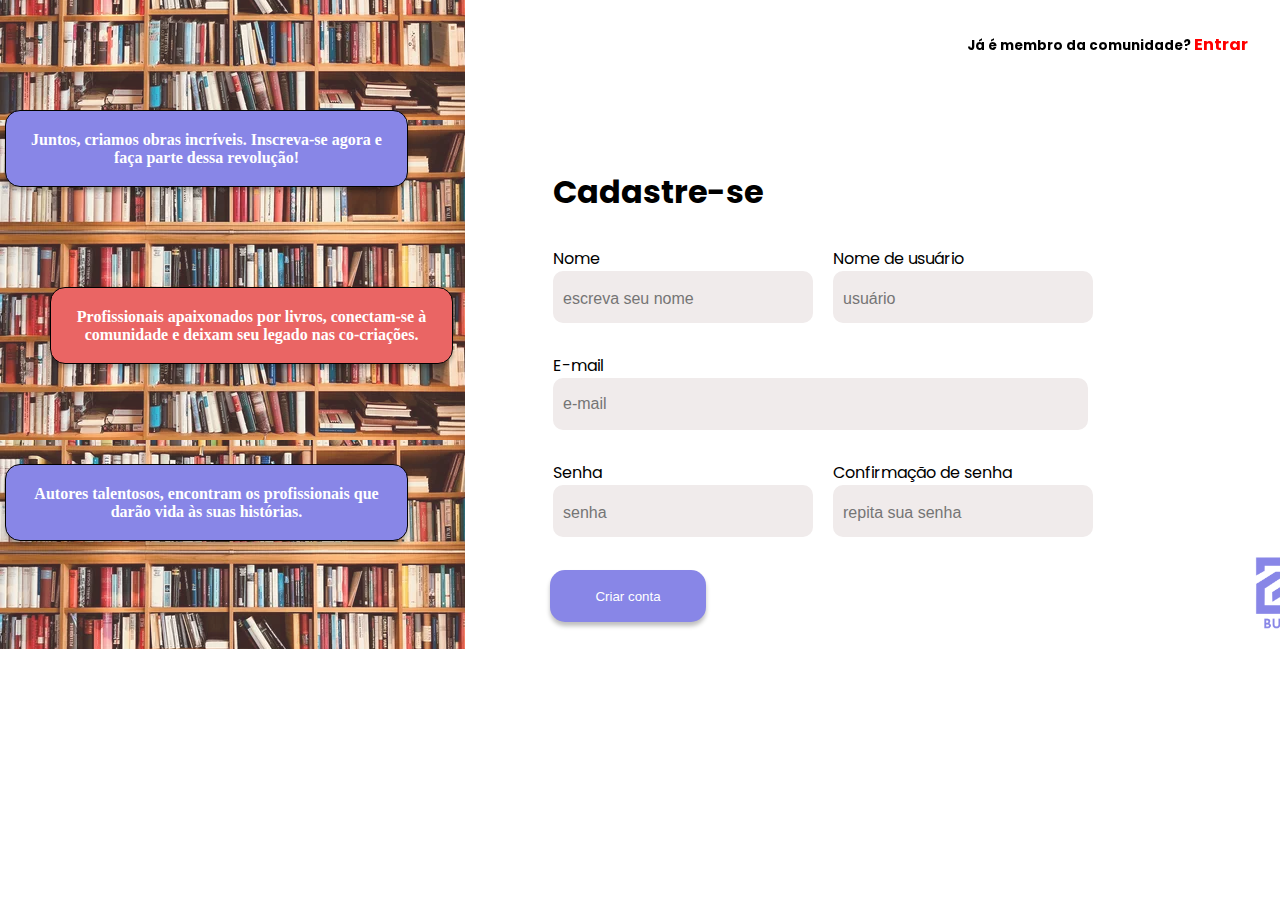
<file: index.html>
<!DOCTYPE html>
<html lang="en">

<head>
    <meta charset="UTF-8">
    <meta http-equiv="X-UA-Compatible" content="IE=edge">
    <meta name="viewport" content="width=device-width, initial-scale=1.0">
    <link rel="stylesheet" href="styleteste.css">
    <title>Document</title>
</head>

<body>

    <div class="tudo">
        <div class="side"></div>
        <div class="textos">
            <div class="textinho">
                <h4>
                    <span>Juntos, criamos obras incríveis. Inscreva-se agora e faça
                        parte dessa revolução!</span>
                </h4>
            </div>
            <div class="textinho-red">
                <h4>
                    <span>Profissionais apaixonados por livros, conectam-se à
                        comunidade e deixam seu legado nas co-criações. </span>
                </h4>
            </div>
            <div class="textinho">
                <h4>
                    <span>Autores talentosos, encontram os profissionais que darão
                        vida às suas histórias. </span>
                </h4>
            </div>
        </div>

        <div class="main">
            <div class="login">
                <h5>Já é membro da comunidade? <span>Entrar</span></h5>
            </div>
            <div class="cadastro">
                <div class="titulo">

                    <h1>Cadastre-se</h1>
                </div>
                <div class="label-total">
                    <div class="label">
                        <div>
                            <label for="">Nome</label>
                        </div>
                        <div>
                            <input type="text" name="" id="" placeholder="escreva seu nome">
                        </div>
                    </div>
                    <div class="label-2">
                        <div>
                            <label for="">Nome de usuário</label>
                        </div>
                        <div>
                            <input type="text" name="" id="" placeholder="usuário">
                        </div>
                    </div>
                </div>
                <div class="label-total2">
                     <div>
                        <label for="">E-mail</label>
                    </div>
                    <div>
                        <input type="text" name="" id="" placeholder="e-mail">
                    </div>
                </div>
                <div class="label-total">
                    <div class="label">
                        <div>
                            <label for="">Senha</label>
                        </div>
                        <div>
                            <input type="text" name="" id="" placeholder="senha">
                        </div>
                    </div>
                    <div class="label-2">
                        <div>
                            <label for="">Confirmação de senha</label>
                        </div>
                        <div>
                            <input type="text" name="" id="" placeholder="repita sua senha">
                        </div>
                    </div>
                </div>
            </div>
        </div>
        <footer class="footer">
            <div class="botao">
                <button class="botao-btn">Criar conta</button>
            </div>
            <div class="logo">
                <img src="imgcadastro/v1_576.png" alt="">
            </div>
        </footer>
    </div>

</body>

</html>
</file>
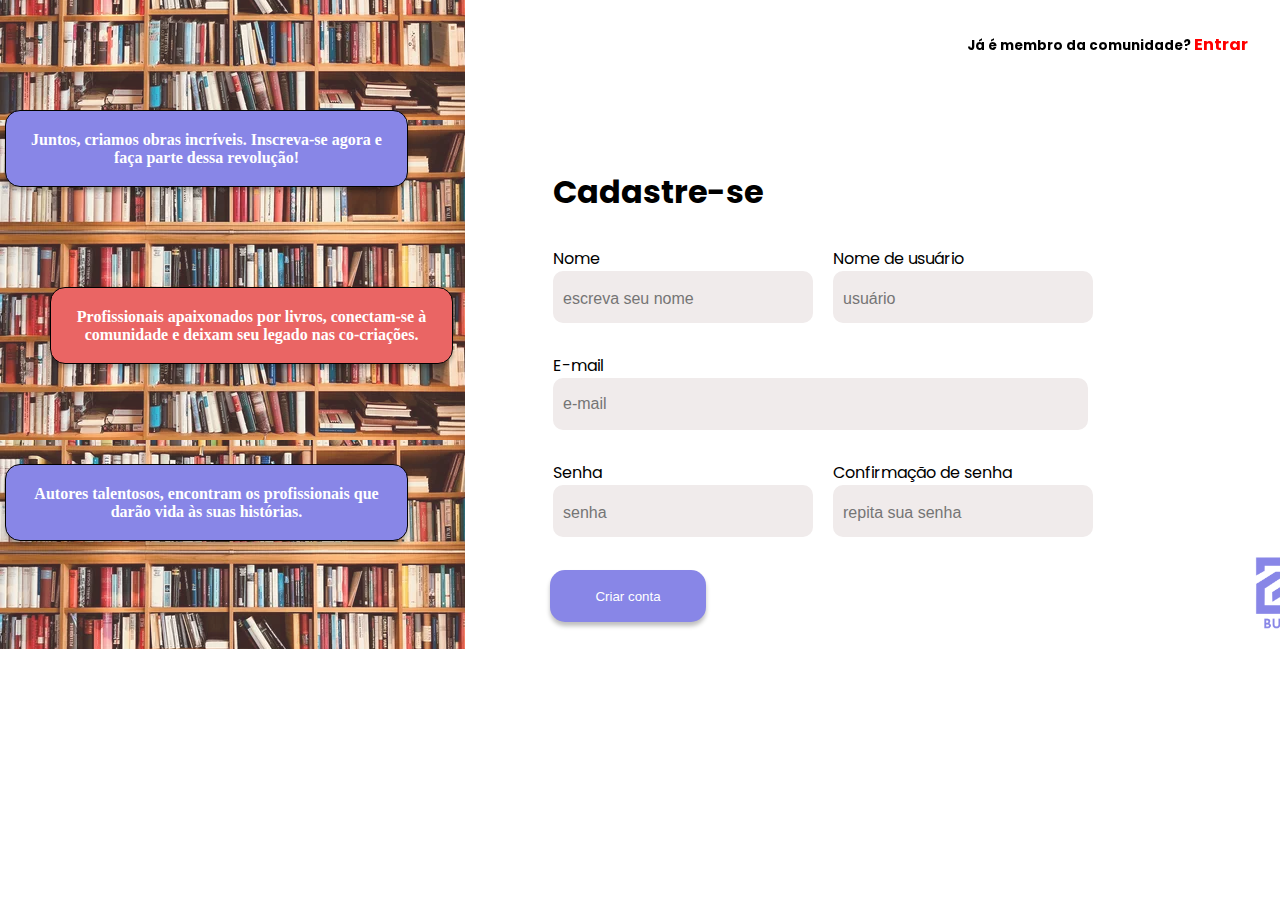
<file: indexteste.html>
<!DOCTYPE html>
<html lang="en">

<head>
    <meta charset="UTF-8">
    <meta http-equiv="X-UA-Compatible" content="IE=edge">
    <meta name="viewport" content="width=device-width, initial-scale=1.0">
    <link rel="stylesheet" href="styleteste.css">
    <title>Document</title>
</head>

<body>

    <div class="tudo">
        <div class="side"></div>
        <div class="textos">
            <div class="textinho">
                <h4>
                    <span>Juntos, criamos obras incríveis. Inscreva-se agora e faça
                        parte dessa revolução!</span>
                </h4>
            </div>
            <div class="textinho-red">
                <h4>
                    <span>Profissionais apaixonados por livros, conectam-se à
                        comunidade e deixam seu legado nas co-criações. </span>
                </h4>
            </div>
            <div class="textinho">
                <h4>
                    <span>Autores talentosos, encontram os profissionais que darão
                        vida às suas histórias. </span>
                </h4>
            </div>
        </div>

        <div class="main">
            <div class="login">
                <h5>Já é membro da comunidade? <span>Entrar</span></h5>
            </div>
            <div class="cadastro">
                <div class="titulo">

                    <h1>Cadastre-se</h1>
                </div>
                <div class="label-total">
                    <div class="label">
                        <div>
                            <label for="">Nome</label>
                        </div>
                        <div>
                            <input type="text" name="" id="" placeholder="escreva seu nome">
                        </div>
                    </div>
                    <div class="label-2">
                        <div>
                            <label for="">Nome de usuário</label>
                        </div>
                        <div>
                            <input type="text" name="" id="" placeholder="usuário">
                        </div>
                    </div>
                </div>
                <div class="label-total2">
                     <div>
                        <label for="">E-mail</label>
                    </div>
                    <div>
                        <input type="text" name="" id="" placeholder="e-mail">
                    </div>
                </div>
                <div class="label-total">
                    <div class="label">
                        <div>
                            <label for="">Senha</label>
                        </div>
                        <div>
                            <input type="text" name="" id="" placeholder="senha">
                        </div>
                    </div>
                    <div class="label-2">
                        <div>
                            <label for="">Confirmação de senha</label>
                        </div>
                        <div>
                            <input type="text" name="" id="" placeholder="repita sua senha">
                        </div>
                    </div>
                </div>
            </div>
        </div>
        <footer class="footer">
            <div class="botao">
                <button class="botao-btn">Criar conta</button>
            </div>
            <div class="logo">
                <img src="imgcadastro/v1_576.png" alt="">
            </div>
        </footer>
    </div>

</body>

</html>
</file>
<file: styleteste.css>
@import url('https://fonts.googleapis.com/css2?family=Poppins:ital,wght@0,500;1,600&display=swap');

* {
    margin: 0;
    padding: 0;
}

html {}

.tudo {
    display: flex;
}

.side {
    background-image: url(imgcadastro/v1_544.png);
    opacity: 85%;
    display: block;
    width: 465px;
    height: 849px;
    position: absolute;
    margin-top: -200px;
}

.textos {
    display: block;
    justify-content: space-around;
    position: relative;
    margin-top: 110px;
}


.textinho {
    border: 1px solid black;
    width: 401px;
    height: 75px;
    background: #8886E7;
    margin-left: 5px;
    box-shadow: 0px 4px 4px rgba(0, 0, 0, 0.25);
    border-radius: 15px;
    margin-bottom: 100px;
}

.textinho-red {
    border: 1px solid black;
    width: 401px;
    height: 75px;
    background: #EA6564;
    margin-left: 50px;
    box-shadow: 0px 4px 4px rgba(0, 0, 0, 0.25);
    border-radius: 15px;
    margin-bottom: 100px;
}

.textinho h4 {
    color: white;
    text-align: center;
    padding: 20px;
    height: 60px;
}

.textinho-red h4 {
    color: white;
    text-align: center;
    padding: 20px;
    height: 60px;
}

.login {
    display: flex;
    justify-content: end;
    position: fixed;
    right: 2rem;
    top: 2rem;
}

.login h5 {
    font-family: 'Poppins', sans-serif;
}

.login span {
    color: red;
    font-weight: bold;
    font-size: 16px;
    font-family: 'Poppins', sans-serif;
    font-style: normal;
    cursor: pointer;
}

.login span:hover {
    color: rgba(255, 0, 0, 0.616);
    font-weight: bold;
    font-size: 16px;
    font-family: 'Poppins', sans-serif;
    font-style: normal;
    cursor: pointer;
}

.cadastro {
    margin-left: 100px;
    margin-top: 168px;
}

.titulo h1 {
    font-family: 'Poppins', sans-serif;
}

.label-total {
    display: flex;
}

.label {
    display: block;
    margin-top: 30px;
}

.label input {
    width: 250px;
    height: 52px;
    background: #F0EBEB;
    border-radius: 10px;
    border: none;
    font-size: 20px;
    padding-left: 10px;
}

.label ::placeholder {
    font-size: 16px;
}

.label-2 {
    margin-left: 20px;
    display: block;
    margin-top: 30px;
}

.label-2 input {
    width: 250px;
    height: 52px;
    background: #F0EBEB;
    border-radius: 10px;
    border: none;
    font-size: 20px;
    padding-left: 10px;
}

.label-2 ::placeholder {
    font-size: 16px;
}

label {
    font-family: 'Poppins', sans-serif;
}

.label-total2 {
    margin-top: 30px;
}

.label-total2 input {
    width: 525px;
    height: 52px;
    background: #F0EBEB;
    border-radius: 10px;
    border: none;
    font-size: 16px;
    padding-left: 10px;
}

.logo img {
    width: 100px;
    position: absolute;
    width: 58px;
    height: 84px;
    left: 1250px;
    top: 550px;
}

.botao-btn {
    color: white;
    width: 100px;
    position: absolute;
    width: 156px;
    height: 52px;
    left: 550px;
    top: 570px;
    background: #8886E7;
    box-shadow: 0px 4px 4px rgba(0, 0, 0, 0.25);
    border-radius: 15px;
    border: none;
    cursor: pointer;
}

@media(max-width: 1000px) {
    
}
</file>
